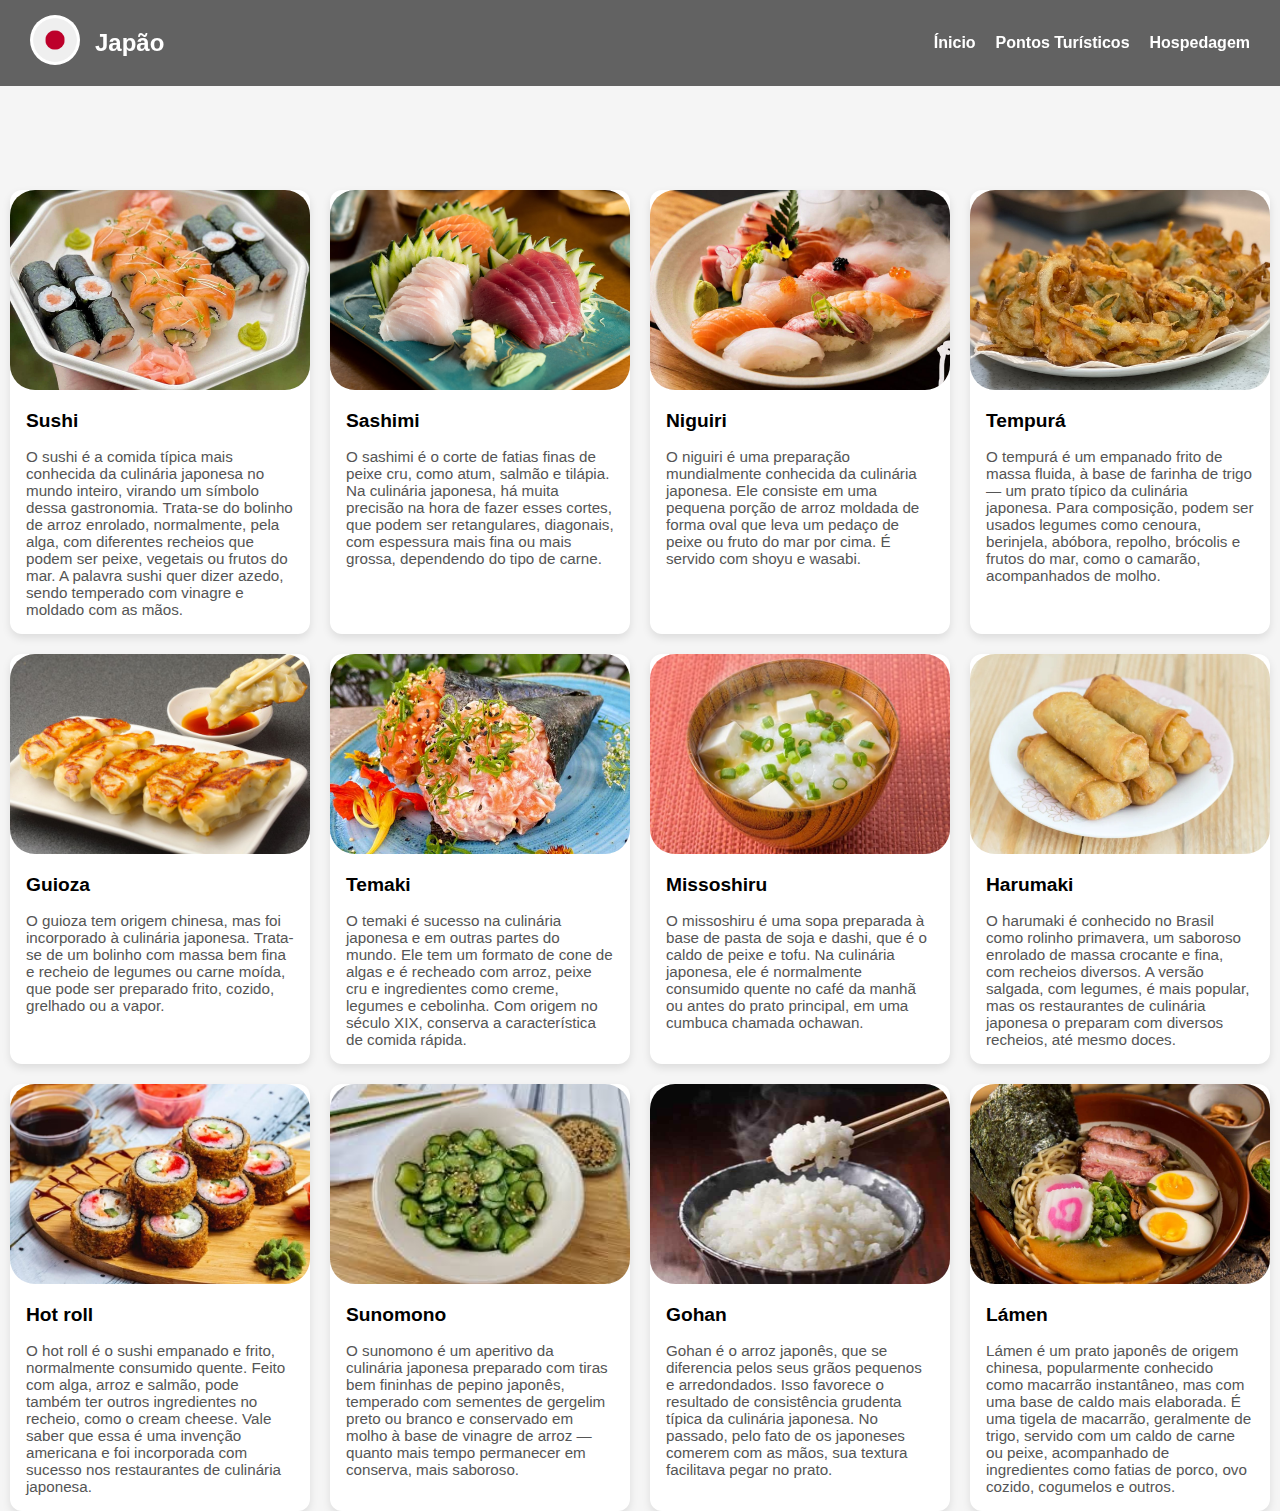
<file: culinaria.html>
<!DOCTYPE html>
<html lang="pt-BR">
<head>
  <meta charset="UTF-8" />
  <meta name="viewport" content="width=device-width, initial-scale=1.0"/>
  <title>Culinária do Japão</title>
  <link rel="stylesheet" href="./css/culinaria.css">
</head>
<body>
  <nav class="navbar">
    <div class="logo"><abbr title="Bandeira do Japão"><img src="../imgs/japaoflag.jpg" alt=""></abbr>Japão</div>
    <ul class="nav-links">
      <li><a href="index.html">Ínicio</a></li>
      <li><a href="pontos.html">Pontos Turísticos</a></li>
      <li><a href="hospedagem.html">Hospedagem</a></li>
    </ul>
  </nav>

  <div class="card-container">

    <div class="card">
      <img src="./imgs/sushi.jpg" alt="Sushi">
      <h3>Sushi</h3>
      <p>
        O sushi é a comida típica mais conhecida da culinária japonesa no mundo inteiro, virando um símbolo dessa gastronomia. Trata-se do bolinho de arroz enrolado, normalmente, pela alga, com diferentes recheios que podem ser peixe, vegetais ou frutos do mar. A palavra sushi quer dizer azedo, sendo temperado com vinagre e moldado com as mãos.      
      </p>
    </div>

    <div class="card">
      <img src="./imgs/sashimi.jpg" alt="Sashimi">
      <h3>Sashimi</h3>
      <p>
        O sashimi é o corte de fatias finas de peixe cru, como atum, salmão e tilápia. Na culinária japonesa, há muita precisão na hora de fazer esses cortes, que podem ser retangulares, diagonais, com espessura mais fina ou mais grossa, dependendo do tipo de carne.      
      </p>
    </div>

    <div class="card">
      <img src="./imgs/niguiri.jpg" alt="Niguiri">
      <h3>Niguiri</h3>
      <p>
        O niguiri é uma preparação mundialmente conhecida da culinária japonesa. Ele consiste em uma pequena porção de arroz moldada de forma oval que leva um pedaço de peixe ou fruto do mar por cima. É servido com shoyu e wasabi.      
      </p>
    </div>

    <div class="card">
      <img src="./imgs/tempura.jpg" alt="Tempurá">
      <h3>Tempurá</h3>
      <p>
        O tempurá é um empanado frito de massa fluida, à base de farinha de trigo — um prato típico da culinária japonesa. Para composição, podem ser usados legumes como cenoura, berinjela, abóbora, repolho, brócolis e frutos do mar, como o camarão, acompanhados de molho.      
      </p>
    </div>
    
    <div class="card">
      <img src="./imgs/guioza.jpg" alt="Guioza">
      <h3>Guioza</h3>
      <p>
        O guioza tem origem chinesa, mas foi incorporado à culinária japonesa. Trata-se de um bolinho com massa bem fina e recheio de legumes ou carne moída, que pode ser preparado frito, cozido, grelhado ou a vapor.
      </p>
    </div>

    <div class="card">
      <img src="./imgs/temaki.jpg" alt="Temaki">
      <h3>Temaki</h3>
      <p>
        O temaki é sucesso na culinária japonesa e em outras partes do mundo. Ele tem um formato de cone de algas e é recheado com arroz, peixe cru e ingredientes como creme, legumes e cebolinha. Com origem no século XIX, conserva a característica de comida rápida.      
      </p>
    </div>

    <div class="card">
      <img src="./imgs/missoshiru.png" alt="Missoshiru">
      <h3>Missoshiru</h3>
      <p>
        O missoshiru é uma sopa preparada à base de pasta de soja e dashi, que é o caldo de peixe e tofu. Na culinária japonesa, ele é normalmente consumido quente no café da manhã ou antes do prato principal, em uma cumbuca chamada ochawan.      
      </p>
    </div>

    <div class="card">
      <img src="./imgs/harumaki.png" alt="Hakumaki">
      <h3>Harumaki</h3>
      <p>
        O harumaki é conhecido no Brasil como rolinho primavera, um saboroso enrolado de massa crocante e fina, com recheios diversos. A versão salgada, com legumes, é mais popular, mas os restaurantes de culinária japonesa o preparam com diversos recheios, até mesmo doces.      
      </p>
    </div>

    <div class="card">
      <img src="./imgs/hotroll.png" alt="Hot holl">
      <h3>Hot roll</h3>
      <p>
        O hot roll é o sushi empanado e frito, normalmente consumido quente. Feito com alga, arroz e salmão, pode também ter outros ingredientes no recheio, como o cream cheese. Vale saber que essa é uma invenção americana e foi incorporada com sucesso nos restaurantes de culinária japonesa.      
      </p>
    </div>

    <div class="card">
      <img src="./imgs/sunomono.png" alt="Sunomono">
      <h3>Sunomono</h3>
      <p>
        O sunomono é um aperitivo da culinária japonesa preparado com tiras bem fininhas de pepino japonês, temperado com sementes de gergelim preto ou branco e conservado em molho à base de vinagre de arroz — quanto mais tempo permanecer em conserva, mais saboroso.      
      </p>
    </div>

    <div class="card">
      <img src="./imgs/gohan.png" alt="Gohan">
      <h3>Gohan</h3>
      <p>
        Gohan é o arroz japonês, que se diferencia pelos seus grãos pequenos e arredondados. Isso favorece o resultado de consistência grudenta típica da culinária japonesa. No passado, pelo fato de os japoneses comerem com as mãos, sua textura facilitava pegar no prato.    
      </p>
      </div>

    <div class="card">
      <img src="./imgs/lamen.png" alt="Lámen">
      <h3>Lámen</h3>
      <p>
        Lámen é um prato japonês de origem chinesa, popularmente conhecido como macarrão instantâneo, mas com uma base de caldo mais elaborada. É uma tigela de macarrão, geralmente de trigo, servido com um caldo de carne ou peixe, acompanhado de ingredientes como fatias de porco, ovo cozido, cogumelos e outros.     
      </p>
    </div>

  </div>

</body>
</html>
</file>
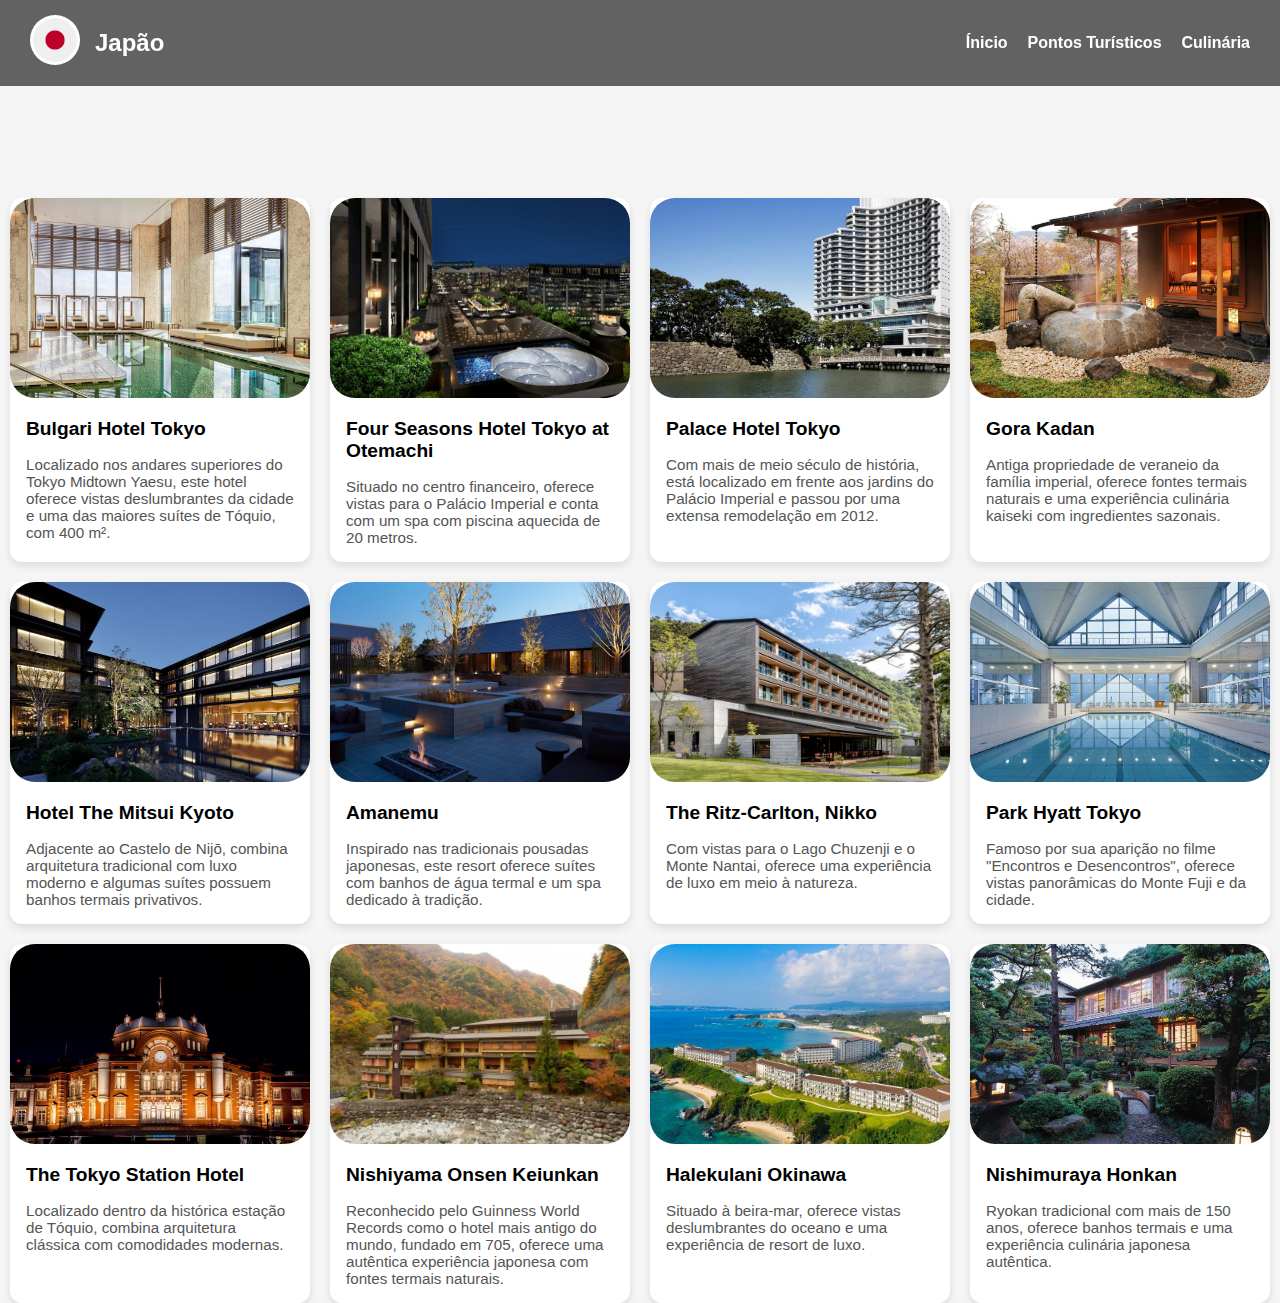
<file: hospedagem.html>
<!DOCTYPE html>
<html lang="pt-BR">
<head>
  <meta charset="UTF-8" />
  <meta name="viewport" content="width=device-width, initial-scale=1.0"/>
  <title>Hospedagem no Japão</title>
  <link rel="stylesheet" href="./css/hospedagem.css"/>
</head>
<body>
  <nav class="navbar">
    <div class="logo"><abbr title="Bandeira do Japão"><img src="./imgs/japaoflag.jpg" alt=""></abbr>Japão</div>
    <ul class="nav-links">
      <li><a href="index.html">Ínicio</a></li>
      <li><a href="pontos.html">Pontos Turísticos</a></li>
      <li><a href="culinaria.html">Culinária</a></li>
    </ul>
  </nav>

  <div class="card-container">
    <div class="card">
      <img src="./imgs/bulgarihotel.png" alt="Bulgari Hotel Tokyo">
      <h3>Bulgari Hotel Tokyo</h3>
      <p>
        Localizado nos andares superiores do Tokyo Midtown Yaesu, este hotel oferece vistas deslumbrantes da cidade e uma das maiores suítes de Tóquio, com 400 m².     
      </p>
    </div>
    
    <div class="card">
      <img src="./imgs/fourseasons.jpg" alt="Four Seasons Hotel Tokyo at Otemachi">
      <h3>Four Seasons Hotel Tokyo at Otemachi</h3>
      <p>
        Situado no centro financeiro, oferece vistas para o Palácio Imperial e conta com um spa com piscina aquecida de 20 metros.     
      </p>
    </div>

    <div class="card">
      <img src="./imgs/palacehotel.png" alt="Palace Hotel Tokyo">
      <h3>Palace Hotel Tokyo</h3>
      <p>
        Com mais de meio século de história, está localizado em frente aos jardins do Palácio Imperial e passou por uma extensa remodelação em 2012.    </div>
    
        <div class="card">
      <img src="./imgs/gorakadan.png" alt="Gora Kadan">
      <h3>Gora Kadan</h3>
      <p>
        Antiga propriedade de veraneio da família imperial, oferece fontes termais naturais e uma experiência culinária kaiseki com ingredientes sazonais.   
      </p>
    </div>
    
    <div class="card">
      <img src="./imgs/mitsuikyoto.png" alt="Hotel The Mitsui Kyoto">
      <h3>Hotel The Mitsui Kyoto</h3>
      <p>
        Adjacente ao Castelo de Nijō, combina arquitetura tradicional com luxo moderno e algumas suítes possuem banhos termais privativos.      
      </p>
    </div>

    <div class="card">
      <img src="./imgs/amanemu.png" alt="Amanemu">
      <h3>Amanemu</h3>
      <p>
        Inspirado nas tradicionais pousadas japonesas, este resort oferece suítes com banhos de água termal e um spa dedicado à tradição.       
      </p>
    </div>

    <div class="card">
      <img src="./imgs/ritzcarlton.png" alt="The Ritz-Carlton, Nikko">
      <h3>The Ritz-Carlton, Nikko</h3>
      <p>
        Com vistas para o Lago Chuzenji e o Monte Nantai, oferece uma experiência de luxo em meio à natureza.
      </p>
    </div>

    <div class="card">
      <img src="./imgs/parkhyat.png" alt="Park Hyatt Tokyo">
      <h3>Park Hyatt Tokyo</h3>
      <p>
        Famoso por sua aparição no filme "Encontros e Desencontros", oferece vistas panorâmicas do Monte Fuji e da cidade.
      </p>
    </div>

    <div class="card">
      <img src="./imgs/tokyostation.png" alt="The Tokyo Station Hotel">
      <h3>The Tokyo Station Hotel</h3>
      <p>
        Localizado dentro da histórica estação de Tóquio, combina arquitetura clássica com comodidades modernas.
      </p>
    </div>

    <div class="card">
      <img src="./imgs/nishimiyaonsen.png" alt="Nishiyama Onsen Keiunkan">
      <h3>Nishiyama Onsen Keiunkan</h3>
      <p>
        Reconhecido pelo Guinness World Records como o hotel mais antigo do mundo, fundado em 705, oferece uma autêntica experiência japonesa com fontes termais naturais.
      </p>
    </div>

    <div class="card">
      <img src="./imgs/halekunani.png" alt="Halekulani Okinawa">
      <h3>Halekulani Okinawa</h3>
      <p>
        Situado à beira-mar, oferece vistas deslumbrantes do oceano e uma experiência de resort de luxo.
      </p>
    </div>

    <div class="card">
      <img src="./imgs/nishimuraya.png" alt="Nishimuraya Honkan">
      <h3>Nishimuraya Honkan</h3>
      <p>
        Ryokan tradicional com mais de 150 anos, oferece banhos termais e uma experiência culinária japonesa autêntica. 
      </p>  
    </div>

</body>
</html>
</file>
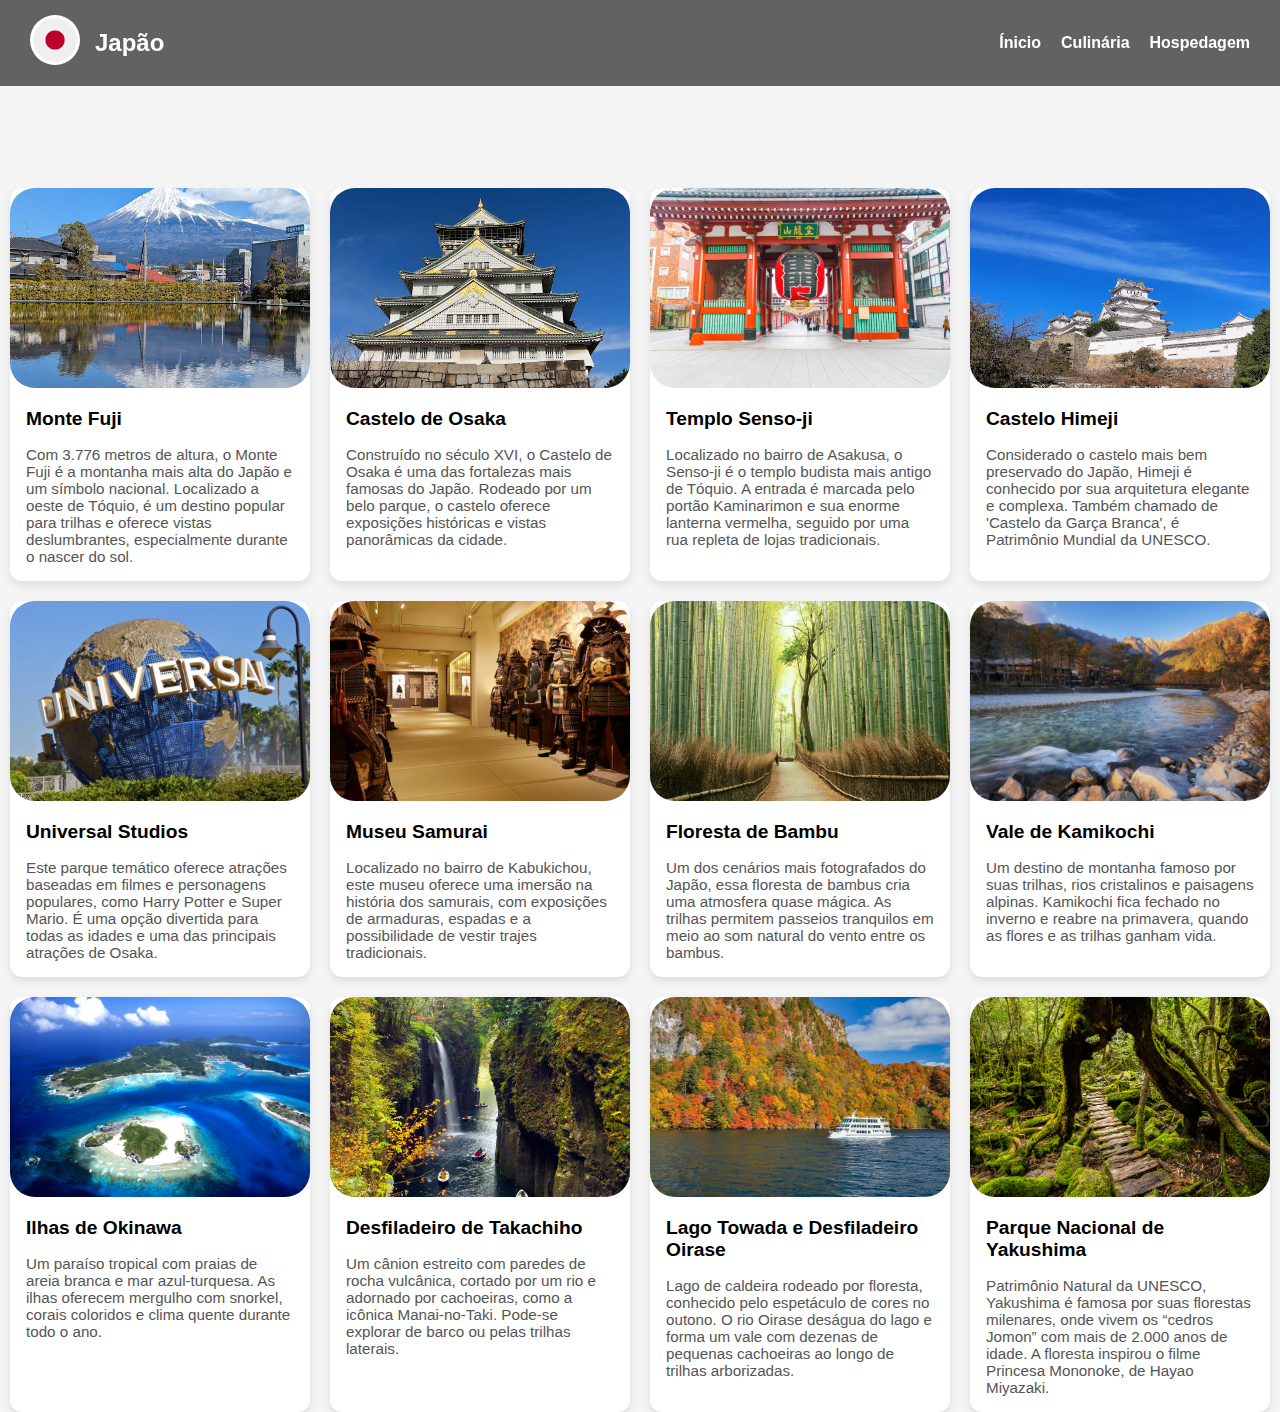
<file: pontos.html>
<!DOCTYPE html>
<html lang="pt-BR">
<head>
  <meta charset="UTF-8" />
  <meta name="viewport" content="width=device-width, initial-scale=1.0"/>
  <title>Pontos Turísticos do Japão</title>
  <link rel="stylesheet" href="./css/pontos.css">
</head>
<body>
  <nav class="navbar">
    <div class="logo"><abbr title="Bandeira do Japão"><img src="../imgs/japaoflag.jpg" alt=""></abbr>Japão</div>
    <ul class="nav-links">
      <li><a href="index.html">Ínicio</a></li>
      <li><a href="culinaria.html">Culinária</a></li>
      <li><a href="hospedagem.html">Hospedagem</a></li>
    </ul>
  </nav>

  <div class="card-container">

    <div class="card">
      <img src="./imgs/mountfuji.jpg" alt="Monte Fuji">
      <h3>Monte Fuji</h3>
      <p>
        Com 3.776 metros de altura, o Monte Fuji é a montanha mais alta do Japão e um símbolo nacional. Localizado a oeste de Tóquio, é um destino popular para trilhas e oferece vistas deslumbrantes, especialmente durante o nascer do sol.
      </p>
    </div>

    <div class="card">
      <img src="./imgs/casteloosaka.jpg" alt="Castelo de Osaka">
      <h3>Castelo de Osaka</h3>
      <p>
        Construído no século XVI, o Castelo de Osaka é uma das fortalezas mais famosas do Japão. Rodeado por um belo parque, o castelo oferece exposições históricas e vistas panorâmicas da cidade.
      </p>
    </div>

    <div class="card">
      <img src="./imgs/templosenso.jpeg" alt="Templo Senso-ji">
      <h3>Templo Senso-ji</h3>
      <p>
        Localizado no bairro de Asakusa, o Senso-ji é o templo budista mais antigo de Tóquio. A entrada é marcada pelo portão Kaminarimon e sua enorme lanterna vermelha, seguido por uma rua repleta de lojas tradicionais.
      </p>
    </div>

    <div class="card">
      <img src="./imgs/castelohimeji.jpg" alt="Castelo Himeji">
      <h3>Castelo Himeji</h3>
      <p>
        Considerado o castelo mais bem preservado do Japão, Himeji é conhecido por sua arquitetura elegante e complexa. Também chamado de 'Castelo da Garça Branca', é Patrimônio Mundial da UNESCO.
      </p>
    </div>

    <div class="card">
      <img src="./imgs/universal.jpg" alt="Estúdio Universal no Japão">
      <h3>Universal Studios</h3>
      <p>
        Este parque temático oferece atrações baseadas em filmes e personagens populares, como Harry Potter e Super Mario. É uma opção divertida para todas as idades e uma das principais atrações de Osaka.
      </p>
    </div>

    <div class="card">
      <img src="./imgs/museusamurai.jpg" alt="Museu Samurai">
      <h3>Museu Samurai</h3>
      <p>
        Localizado no bairro de Kabukichou, este museu oferece uma imersão na história dos samurais, com exposições de armaduras, espadas e a possibilidade de vestir trajes tradicionais.
      </p>
    </div>

    <div class="card">
      <img src="./imgs/florestabambu.jpg" alt="Floresta de Bambu">
      <h3>Floresta de Bambu</h3>
      <p>
        Um dos cenários mais fotografados do Japão, essa floresta de bambus cria uma atmosfera quase mágica. As trilhas permitem passeios tranquilos em meio ao som natural do vento entre os bambus.
      </p>
    </div>

    <div class="card">
      <img src="./imgs/kamikochi.jpg" alt="Vale de Kamikochi">
      <h3>Vale de Kamikochi</h3>
      <p>
        Um destino de montanha famoso por suas trilhas, rios cristalinos e paisagens alpinas. Kamikochi fica fechado no inverno e reabre na primavera, quando as flores e as trilhas ganham vida.
      </p>
    </div>

    <div class="card">
      <img src="./imgs/okinawa.jfif" alt="Ilhas de Okinawa">
      <h3>Ilhas de Okinawa</h3>
      <p>
        Um paraíso tropical com praias de areia branca e mar azul-turquesa. As ilhas oferecem mergulho com snorkel, corais coloridos e clima quente durante todo o ano.  
      </p>
    </div>

    <div class="card">
      <img src="./imgs/takachiho.jpg" alt="Desfiladeiro de Takachiho">
      <h3>Desfiladeiro de Takachiho</h3>
      <p>
        Um cânion estreito com paredes de rocha vulcânica, cortado por um rio e adornado por cachoeiras, como a icônica Manai-no-Taki. Pode-se explorar de barco ou pelas trilhas laterais.
      </p>
    </div>

    <div class="card">
      <img src="./imgs/lagotowada.jpg" alt="Lago Towada e Desfiladeiro Oirase">
      <h3>Lago Towada e Desfiladeiro Oirase</h3>
      <p>
        Lago de caldeira rodeado por floresta, conhecido pelo espetáculo de cores no outono. O rio Oirase deságua do lago e forma um vale com dezenas de pequenas cachoeiras ao longo de trilhas arborizadas.      </p>
    </div>

    <div class="card">
      <img src="./imgs/yakushima.jpg" alt="Parque Nacional de Yakushima">
      <h3>Parque Nacional de Yakushima</h3>
      <p>
        Patrimônio Natural da UNESCO, Yakushima é famosa por suas florestas milenares, onde vivem os “cedros Jomon” com mais de 2.000 anos de idade. A floresta inspirou o filme Princesa Mononoke, de Hayao Miyazaki.      </p>
    </div>
    
  </div>

</body>
</html>
</file>
<file: css/culinaria.css>
* {
    margin: 0;
    padding: 0;
    box-sizing: border-box;
}
body {
  font-family: Arial, sans-serif;
  margin: 0;
  height: 100vh; 
  display: flex;
  justify-content: center; 
  align-items: center;     
  background-color: #f5f5f5;
  padding-top: 800px;
}
.navbar {
    position: fixed;
    top: 0;
    width: 100%;
    background: rgba(0, 0, 0, 0.6);
    display: flex;
    justify-content: space-between;
    align-items: center;
    padding: 15px 30px;
    z-index: 1;
  }
  
  .navbar .logo {
    font-size: 24px;
    font-weight: bold;
    display: inline-flex;
    align-items: center;
    gap: 15px;
    color: #fff;
  }
  
  .navbar .nav-links {
    list-style: none;
    display: flex;
    gap: 20px;
    font-weight: bold;
  }
  
  .navbar .nav-links a {
    color: white;
    text-decoration: none;
    font-size: 16px;
    transition: color 0.3s;
  }
  
  .navbar .nav-links a:hover {
    color: red;
  }
  img {
    width: 50px;
    height: 50px;
    border-radius: 25px;
  }
  .card-container {
    display: flex;
    flex-wrap: wrap;
    gap: 20px;
    justify-content: center;
  
  }
  
  .card {
    background-color: #fff;
    border-radius: 12px;
    box-shadow: 0 4px 8px rgba(0,0,0,0.1);
    overflow: hidden;
    width: 300px;
    transition: transform 0.3s ease;
  }
  
  .card:hover {
    transform: translateY(-5px);
  }
  
  .card img {
    width: 100%;
    height: 200px;
    object-fit: cover;
  }
  
  .card h3 {
    margin: 16px;
    font-size: 1.2em;
  }
  
  .card p {
    margin: 0 16px 16px 16px;
    font-size: 0.95em;
    color: #555;
  }
</file>
<file: css/hospedagem.css>
* {
    margin: 0;
    padding: 0;
    box-sizing: border-box;
}
body {
  font-family: Arial, sans-serif;
  margin: 0;
  height: 100vh; 
  display: flex;
  justify-content: center; 
  align-items: center;     
  background-color: #f5f5f5;
  padding-top: 600px;
}
.navbar {
    position: fixed;
    top: 0;
    width: 100%;
    background: rgba(0, 0, 0, 0.6);
    display: flex;
    justify-content: space-between;
    align-items: center;
    padding: 15px 30px;
    z-index: 1;
  }
  
  .navbar .logo {
    font-size: 24px;
    font-weight: bold;
    display: inline-flex;
    align-items: center;
    gap: 15px;
    color: #fff;
  }
  
  .navbar .nav-links {
    list-style: none;
    display: flex;
    gap: 20px;
    font-weight: bold;
  }
  
  .navbar .nav-links a {
    color: white;
    text-decoration: none;
    font-size: 16px;
    transition: color 0.3s;
  }
  
  .navbar .nav-links a:hover {
    color: red;
  }
  img {
    width: 50px;
    height: 50px;
    border-radius: 25px;
  }
  .card-container {
    display: flex;
    flex-wrap: wrap;
    gap: 20px;
    justify-content: center;
  
  }
  
  .card {
    background-color: #fff;
    border-radius: 12px;
    box-shadow: 0 4px 8px rgba(0,0,0,0.1);
    overflow: hidden;
    width: 300px;
    transition: transform 0.3s ease;
  }
  
  .card:hover {
    transform: translateY(-5px);
  }
  
  .card img {
    width: 100%;
    height: 200px;
    object-fit: cover;
  }
  
  .card h3 {
    margin: 16px;
    font-size: 1.2em;
  }
  
  .card p {
    margin: 0 16px 16px 16px;
    font-size: 0.95em;
    color: #555;
  }
</file>
<file: css/pontos.css>
* {
    margin: 0;
    padding: 0;
    box-sizing: border-box;
}
body {
  font-family: Arial, sans-serif;
  margin: 0;
  height: 100vh; 
  display: flex;
  justify-content: center; 
  align-items: center;     
  background-color: #f5f5f5;
  padding-top: 700px;
}
.navbar {
    position: fixed;
    top: 0;
    width: 100%;
    background: rgba(0, 0, 0, 0.6);
    display: flex;
    justify-content: space-between;
    align-items: center;
    padding: 15px 30px;
    z-index: 1;
  }
  
  .navbar .logo {
    font-size: 24px;
    font-weight: bold;
    display: inline-flex;
    align-items: center;
    gap: 15px;
    color: #fff;
  }
  
  .navbar .nav-links {
    list-style: none;
    display: flex;
    gap: 20px;
    font-weight: bold;
  }
  
  .navbar .nav-links a {
    color: white;
    text-decoration: none;
    font-size: 16px;
    transition: color 0.3s;
  }
  
  .navbar .nav-links a:hover {
    color: red;
  }
  img {
    width: 50px;
    height: 50px;
    border-radius: 25px;
  }
  .card-container {
    display: flex;
    flex-wrap: wrap;
    gap: 20px;
    justify-content: center;
  
  }
  
  .card {
    background-color: #fff;
    border-radius: 12px;
    box-shadow: 0 4px 8px rgba(0,0,0,0.1);
    overflow: hidden;
    width: 300px;
    transition: transform 0.3s ease;
  }
  
  .card:hover {
    transform: translateY(-5px);
  }
  
  .card img {
    width: 100%;
    height: 200px;
    object-fit: cover;
  }
  
  .card h3 {
    margin: 16px;
    font-size: 1.2em;
  }
  
  .card p {
    margin: 0 16px 16px 16px;
    font-size: 0.95em;
    color: #555;
  }
</file>
